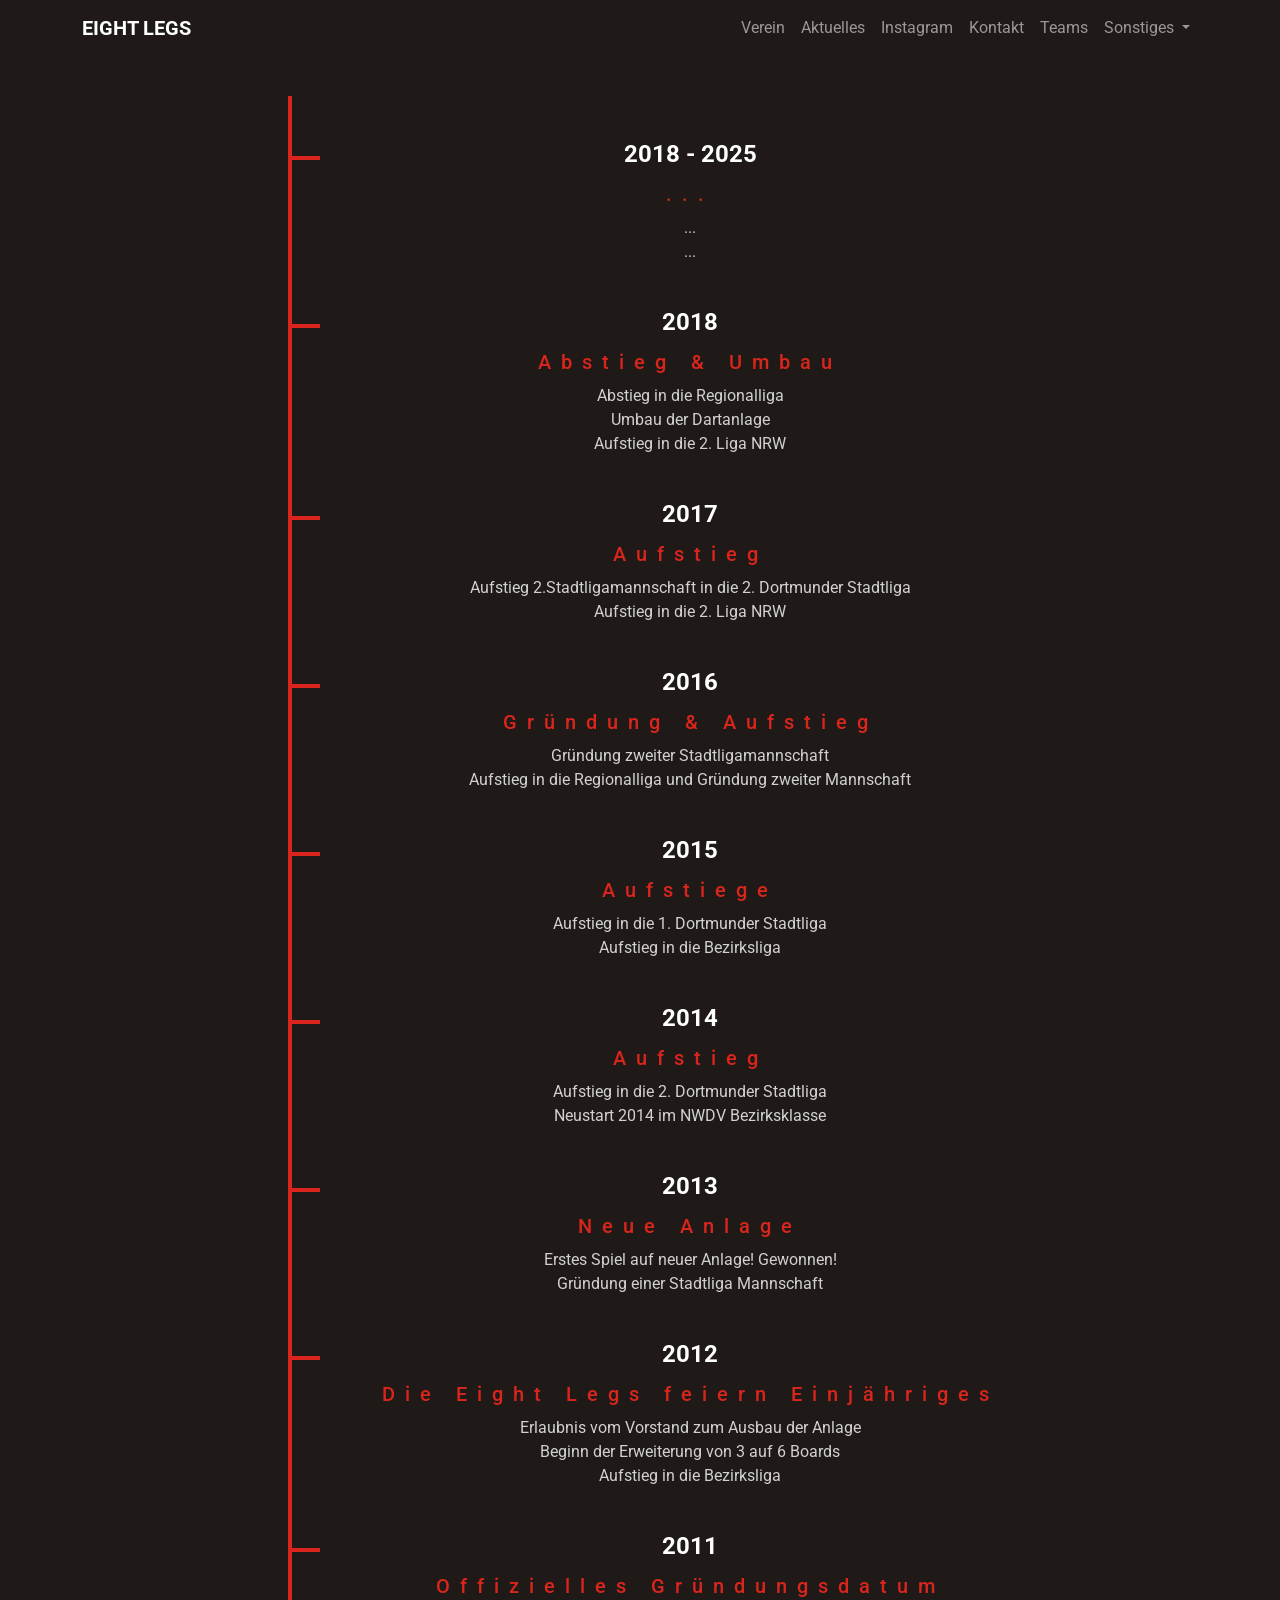
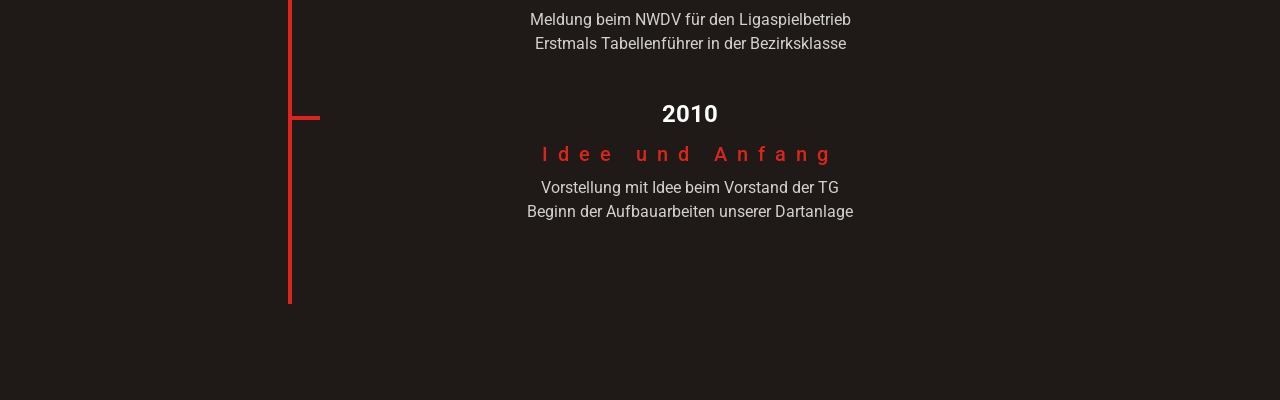
<file: Entwicklung.html>
<!DOCTYPE html>
<html lang="de">
<head>
  <meta charset="UTF-8">
  <meta name="viewport" content="width=device-width, initial-scale=1">
    <title>Entwicklung</title>
  <!-- Bootstrap 5 CSS -->
  <link href="https://cdn.jsdelivr.net/npm/bootstrap@5.3.3/dist/css/bootstrap.min.css" rel="stylesheet">
  <link rel="stylesheet" href="style/8lstyle.css">

  <link href="https://fonts.googleapis.com/css2?family=Roboto&display=swap" rel="stylesheet">

  <link rel="stylesheet" href="https://cdnjs.cloudflare.com/ajax/libs/font-awesome/6.5.0/css/all.min.css">

  <script src="https://cdn.jsdelivr.net/npm/bootstrap@5.3.3/dist/js/bootstrap.bundle.min.js"></script>
 <!-- Bootstrap 5 JS Bundle -->
  <script src="https://cdn.jsdelivr.net/npm/bootstrap@5.3.3/dist/js/bootstrap.bundle.min.js"></script>
  <script src="https://cdnjs.cloudflare.com/ajax/libs/bootstrap/5.3.2/js/bootstrap.bundle.min.js"></script>
  <link rel="stylesheet" href="style/globalStyle.css">

</head>

<body class="bg-2">
<!-- Navbar -->
<nav class="navbar navbar-dark navbar-expand-lg fixed-top">
  <div class="container">
    <a class="navbar-brand fw-bold" href="#">EIGHT LEGS</a>

    <button
      class="navbar-toggler"
      type="button"
      data-bs-toggle="collapse"
      data-bs-target="#nav"
    >
      <span class="navbar-toggler-icon"></span>
    </button>

    <div id="nav" class="collapse navbar-collapse">
      <ul class="navbar-nav ms-auto">

        <li class="nav-item">
          <a class="nav-link" href="index.html#about">Verein</a>
        </li>

        <li class="nav-item">
          <a class="nav-link" href="index.html#news">Aktuelles</a>
        </li>

        <li class="nav-item">
          <a class="nav-link" href="index.html#social-contact">Instagram</a>
        </li>

        <li class="nav-item">
          <a class="nav-link" href="index.html#contact">Kontakt</a>
        </li>

        <li class="nav-item">
          <a class="nav-link" href="test_profile.html">Teams</a>
        </li>

        <!--  Sonstiges Dropdown -->
        <li class="nav-item dropdown">
          <a
            class="nav-link dropdown-toggle"
            href="#"
            role="button"
            data-bs-toggle="dropdown"
            aria-expanded="false"
          >
            Sonstiges
          </a>
          <ul class="dropdown-menu dropdown-menu-dark">
            <li>
              <a class="dropdown-item" href="ueberEightLegs.html">Über die Eight Legs</a>
            </li>
            <li>
              <a class="dropdown-item" href="Entwicklung.html">Entwicklung</a>
            </li>
            <li>
              <a class="dropdown-item" href="NameUndLogo.html">Name & Logo</a>

          </ul>
        </li>

      </ul>
    </div>
  </div>
</nav>

<div id="entwicklung" class="container p-5 my-5  text-center">
        <div class="timeline-container">
            <!-- Vertikaler Längsbalken -->
            <div class="timeline-line"></div>
            <!-- Event 10 -->
            <div class="timeline-event">
                <div class="timeline-connector"></div>
                <div class="timeline-content">
                    <div class="timeline-year">2018 - 2025</div>
                    <h3 class="timeline-title">...</h3>
                    <p class="timeline-text">...<br>
              ... </p>
                </div>
            </div>
            <!-- Event 9 -->
            <div class="timeline-event">
                <div class="timeline-connector"></div>
                <div class="timeline-content">
                    <div class="timeline-year">2018</div>
                    <h3 class="timeline-title">Abstieg & Umbau</h3>
                    <p class="timeline-text">Abstieg in die Regionalliga <br>
              Umbau der Dartanlage<br>
              Aufstieg in die 2. Liga NRW </p>
                </div>
            </div>
             <!-- Event 8 -->
            <div class="timeline-event">
                <div class="timeline-connector"></div>
                <div class="timeline-content">
                    <div class="timeline-year">2017</div>
                    <h3 class="timeline-title">Aufstieg</h3>
                    <p class="timeline-text">Aufstieg 2.Stadtligamannschaft in die 2. Dortmunder Stadtliga <br>
              Aufstieg in die 2. Liga NRW </p>
                </div>
            </div>
            <!-- Event 7 -->
            <div class="timeline-event">
                <div class="timeline-connector"></div>
                <div class="timeline-content">
                    <div class="timeline-year">2016</div>
                    <h3 class="timeline-title">Gründung & Aufstieg</h3>
                    <p class="timeline-text">Gründung zweiter Stadtligamannschaft <br> Aufstieg in die Regionalliga und Gründung zweiter Mannschaft </p>
                </div>
            </div>
            <!-- Event 6 -->
            <div class="timeline-event">
                <div class="timeline-connector"></div>
                <div class="timeline-content">
                    <div class="timeline-year">2015</div>
                    <h3 class="timeline-title">Aufstiege</h3>
                    <p class="timeline-text">Aufstieg in die 1. Dortmunder Stadtliga <br>
                  Aufstieg in die Bezirksliga </p>
                </div>
            </div>
            <!-- Event 5 -->
            <div class="timeline-event">
                <div class="timeline-connector"></div>
                <div class="timeline-content">
                    <div class="timeline-year">2014</div>
                    <h3 class="timeline-title">Aufstieg</h3>
                    <p class="timeline-text">Aufstieg in die 2. Dortmunder Stadtliga <br>
                  Neustart 2014 im NWDV Bezirksklasse </p>
                </div>
            </div>
             <!-- Event 4 -->
            <div class="timeline-event">
                <div class="timeline-connector"></div>
                <div class="timeline-content">
                    <div class="timeline-year">2013</div>
                    <h3 class="timeline-title">Neue Anlage</h3>
                    <p class="timeline-text">Erstes Spiel auf neuer Anlage! Gewonnen! <br>Gründung einer Stadtliga Mannschaft</p>
                </div>
            </div>
            <!-- Event 3 -->
            <div class="timeline-event">
                <div class="timeline-connector"></div>
                <div class="timeline-content">
                    <div class="timeline-year">2012</div>
                    <h3 class="timeline-title">Die Eight Legs feiern Einjähriges</h3>
                    <p class="timeline-text">Erlaubnis vom Vorstand zum Ausbau der Anlage <br>
              Beginn der Erweiterung von 3 auf 6 Boards <br>
              Aufstieg in die Bezirksliga</p>
                </div>
            </div>
            <!-- Event 2 -->
            <div class="timeline-event">
                <div class="timeline-connector"></div>
                <div class="timeline-content">
                    <div class="timeline-year">2011</div>
                    <h3 class="timeline-title">Offizielles Gründungsdatum</h3>
                    <p class="timeline-text">Meldung beim NWDV für den Ligaspielbetrieb <br>
              Erstmals Tabellenführer in der Bezirksklasse</p>
                </div>
            </div>
            <!-- Event 1 -->
            <div class="timeline-event">
                <div class="timeline-connector"></div>
                <div class="timeline-content">
                    <div class="timeline-year">2010</div>
                    <h3 class="timeline-title">Idee und Anfang</h3>
                    <p class="timeline-text">Vorstellung mit Idee beim Vorstand der TG  <br>
                    Beginn der Aufbauarbeiten unserer Dartanlage</p>
                </div>
            </div>









        </div>
    </div>
</div>


</body>
</html>
</file>
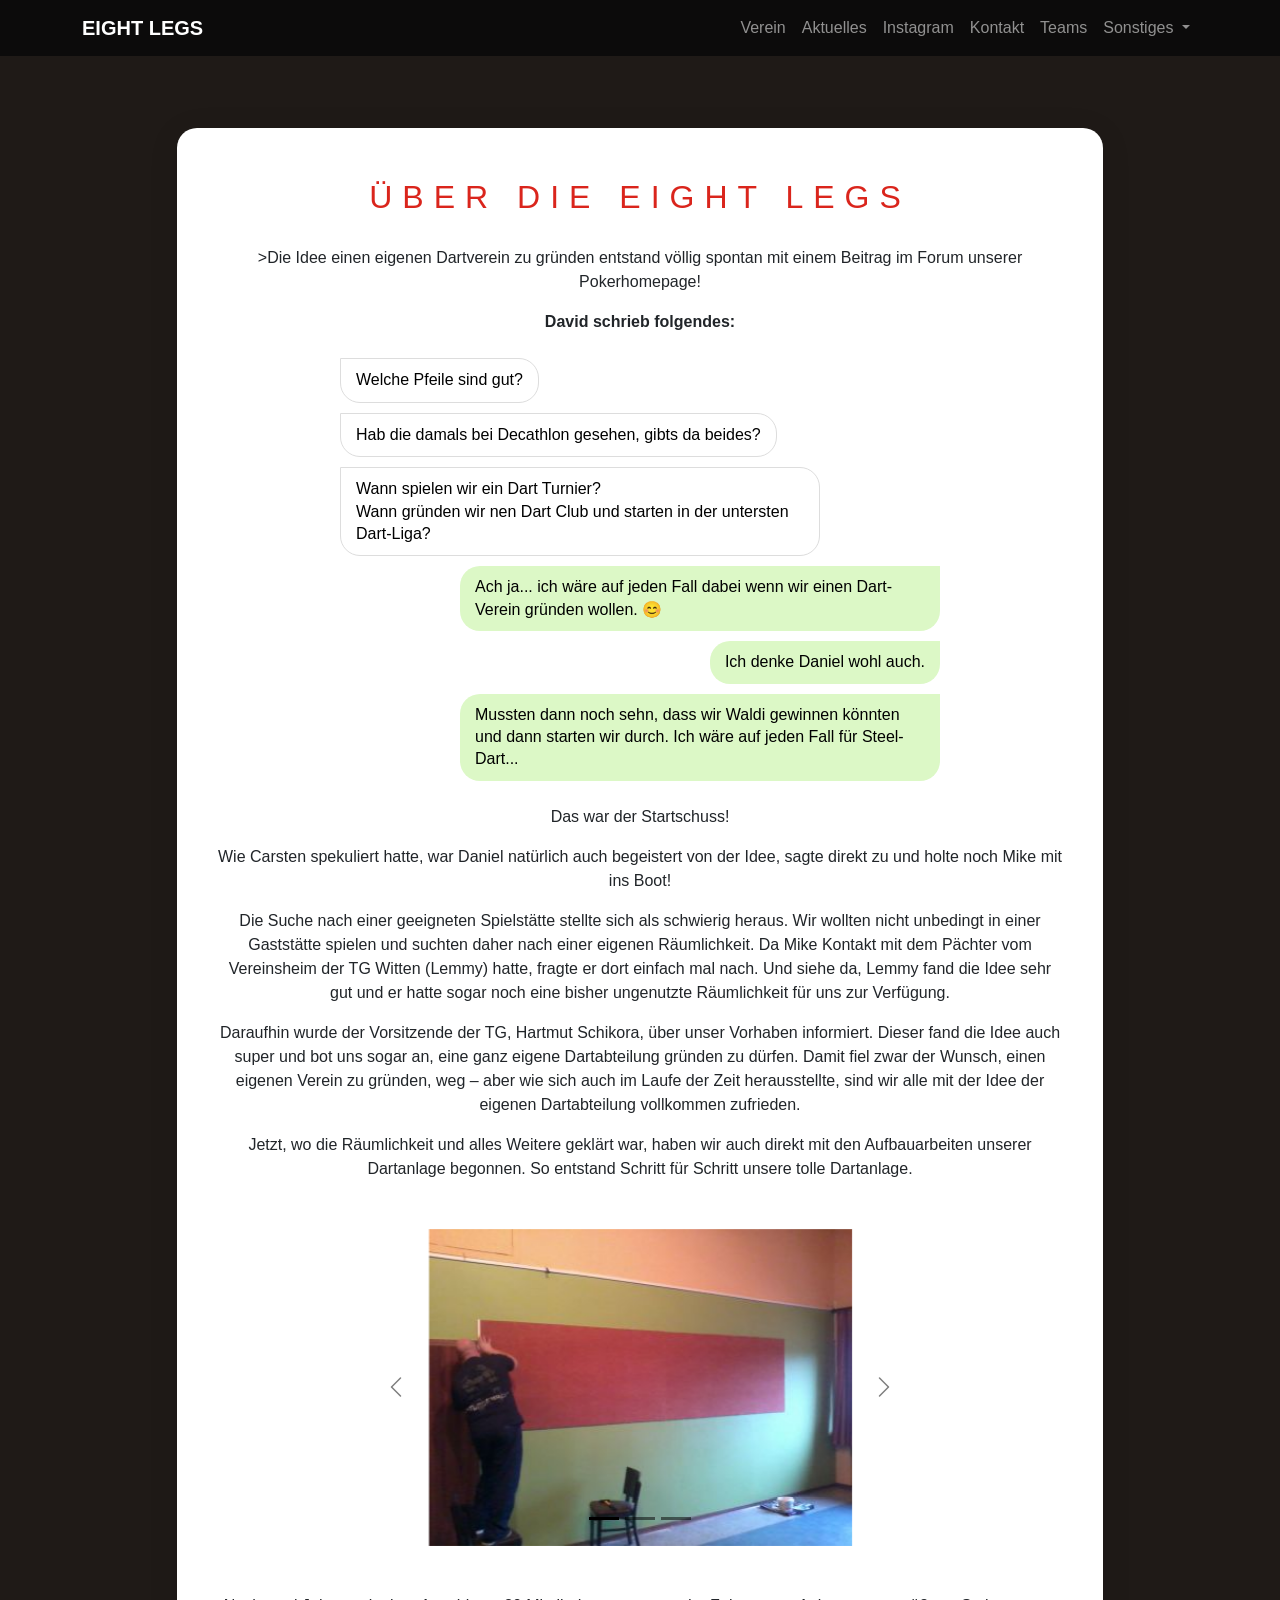
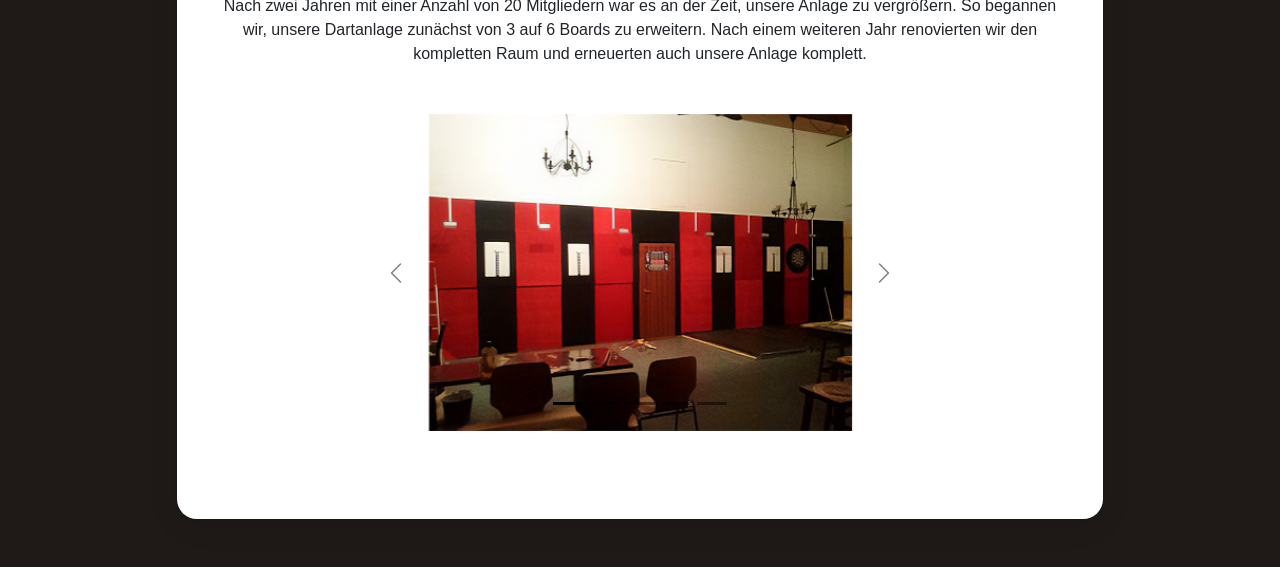
<file: ueberEightLegs.html>
<!DOCTYPE html>
<html lang="de">
<head>
  <meta charset="UTF-8">
  <meta name="viewport" content="width=device-width, initial-scale=1">
    <title>UeberDieEightLegs</title>
  <!-- Bootstrap 5 CSS -->
  <link href="https://cdn.jsdelivr.net/npm/bootstrap@5.3.3/dist/css/bootstrap.min.css" rel="stylesheet">
  <link rel="stylesheet" href="style/8lstyle.css">

  <link href="https://fonts.googleapis.com/css2?family=Roboto&display=swap" rel="stylesheet">

  <link rel="stylesheet" href="https://cdnjs.cloudflare.com/ajax/libs/font-awesome/6.5.0/css/all.min.css">

  <script src="https://cdn.jsdelivr.net/npm/bootstrap@5.3.3/dist/js/bootstrap.bundle.min.js"></script>
 <!-- Bootstrap 5 JS Bundle -->
  <script src="https://cdn.jsdelivr.net/npm/bootstrap@5.3.3/dist/js/bootstrap.bundle.min.js"></script>
  <script src="https://cdnjs.cloudflare.com/ajax/libs/bootstrap/5.3.2/js/bootstrap.bundle.min.js"></script>
  <link rel="stylesheet" href="style/globalStyle.css">

    <style>
    :root {
      --bg-dark: #161412;
      --bg-card: #1f1b18;
      --red: #e1061b;
      --red-glow: rgba(225,6,27,.6);
      --text-light: #f5f5f5;
      --text-muted: #ffffff;
    }

    body {
      font-family: 'Inter', sans-serif;
      background: radial-gradient(circle at top, #000000, var(--bg-dark) 60%);
      color: var(--text-light);
      overflow-x: hidden;
    }

    /* NAVBAR */
    .navbar {
      backdrop-filter: blur(12px);
      background: rgba(10, 10, 10, 0.85);
    }

    /* HERO + PARALLAX */
    .hero {
      min-height: 100vh;
      display: flex;
      align-items: center;
      justify-content: center;
      text-align: center;
      position: relative;
    }

    .hero::before {
      content: "";
      position: absolute;
      inset: 0;
      background: url('Logo-Eight-Legs_1920-removebg-preview.png') no-repeat center/contain;
      opacity: 0.58;
      transform: translateZ(-1px) scale(0.8);
    }



    .hero img {
      max-width: 420px;
      filter: drop-shadow(0 0 30px var(--red-glow));
      animation: float 6s ease-in-out infinite;
    }

    @keyframes float {
      0%,100% { transform: translateY(0); }
      50% { transform: translateY(-18px); }
    }

    section { padding: 6rem 0; }

    .card-modern {
      background: linear-gradient(160deg, #231e1a, var(--bg-card));
      border-radius: 16px;
      box-shadow: 0 0 30px rgba(0,0,0,.65);
      transition: transform .4s ease, box-shadow .4s ease;
    }

    .card-modern:hover {
      transform: translateY(-10px) scale(1.02);
      box-shadow: 0 0 40px var(--red-glow);
    }

    .section-title {
      font-weight: 800;
      letter-spacing: 2px;
      text-transform: uppercase;
      margin-bottom: 2.5rem;
      text-align: center;
    }

    /* INSTAGRAM GRID */
    .insta-grid {
      display: grid;
      grid-template-columns: repeat(auto-fit, minmax(220px, 1fr));
      gap: 20px;
    }

    .insta-grid iframe {
      width: 50%;
      border-radius: 14px;
      box-shadow: 0 0 20px rgba(0,0,0,.6);
    }

    .insta-wrapper {
      flex: 1;
      position: relative;
      min-height: 350px;
    }

  .insta-wrapper iframe {
    position: absolute;
    inset: 0;
    width: 100%;
    height: 100%;
    border: none;
    border-radius: 0 0 16px 16px;
  }

     /* ===== FIXED PARALLAX BACKGROUND ===== */
    .parallax-wrapper {
      position: relative;
      height: 200vh; /* scroll space */
    }


     /* ===== NEON TEXT ===== */
    .welcome-text {
      font-size: clamp(2.8rem, 6vw, 4.8rem);
      font-weight: 800;
      text-align: center;
      opacity: 0;
      transform: translateY(60px);
      color: var(--red);
      text-shadow:
        0 0 6px var(--red),
        0 0 18px var(--red),
        0 0 45px var(--glow);
      transition:
        opacity .8s ease-out,
        transform .8s ease-out;
    }

    .welcome-text.visible {
      opacity: 1;
      transform: translateY(0);
    }
    .hero-title {
      font-size: clamp(2.5rem, 6vw, 4rem);
      font-weight: 800;
      opacity: 0;
      transform: translateY(80px);
      transition: opacity .6s ease-out;
      position: relative;
      will-change: transform;

      margin-top: 2rem;
      text-shadow: 0 0 25px var(--red-glow);
    }

    @media (min-width: 768px) {
      #social-contact .row {
        min-height: 65vh;
        align-items: stretch;
      }
    }



    footer {
      background: #0f0c0a;
      text-align: center;
      padding: 3rem 1rem;
      color: var(--text-muted);
    }

    .footer-contact {
      background: #0f0c0a;
      color: var(--text-light);
    }

    .footer-contact .contact-item i {
      font-size: 1.3rem;
      color: var(--red);
    }

    .footer-contact .contact-item p {
      color: var(--text-muted);
    }

    .footer-contact .social-icon {
      color: var(--text-light);
      font-size: 1.4rem;
      transition: color .3s ease, transform .3s ease;
    }

    .footer-contact .social-icon:hover {
      color: var(--red);
      transform: scale(1.15);
    }

    .footer-contact .copyright {
      color: var(--text-muted);
      font-size: 0.9rem;
    }
  </style>

</head>
<body class="bg-1">


<!-- Navbar -->
<nav class="navbar navbar-dark navbar-expand-lg fixed-top">
  <div class="container">
    <a class="navbar-brand fw-bold" href="#">EIGHT LEGS</a>

    <button
      class="navbar-toggler"
      type="button"
      data-bs-toggle="collapse"
      data-bs-target="#nav"
    >
      <span class="navbar-toggler-icon"></span>
    </button>

    <div id="nav" class="collapse navbar-collapse">
      <ul class="navbar-nav ms-auto">

        <li class="nav-item">
          <a class="nav-link" href="index.html#about">Verein</a>
        </li>

        <li class="nav-item">
          <a class="nav-link" href="index.html#news">Aktuelles</a>
        </li>

        <li class="nav-item">
          <a class="nav-link" href="index.html#social-contact">Instagram</a>
        </li>

        <li class="nav-item">
          <a class="nav-link" href="index.html#contact">Kontakt</a>
        </li>

        <li class="nav-item">
          <a class="nav-link" href="test_profile.html">Teams</a>
        </li>

        <!--  Sonstiges Dropdown -->
        <li class="nav-item dropdown">
          <a
            class="nav-link dropdown-toggle"
            href="#"
            role="button"
            data-bs-toggle="dropdown"
            aria-expanded="false"
          >
            Sonstiges
          </a>
          <ul class="dropdown-menu dropdown-menu-dark">
            <li>
              <a class="dropdown-item" href="ueberEightLegs.html">Über die Eight Legs</a>
            </li>
            <li>
              <a class="dropdown-item" href="Entwicklung.html">Entwicklung</a>
            </li>
            <li>
              <a class="dropdown-item" href="NameUndLogo.html">Name & Logo</a>

          </ul>
        </li>

      </ul>
    </div>
  </div>
</nav>

<div class="container py-5" style="margin-top: 80px;">
  <div class="row justify-content-center text-center">
    <div class="col-lg-10">
      <div class="contact-wrapper">
        <div class="row g-0">
          <div class="col-md-12">
            <div class="contact-form text-center text-dark">
              <h1 >ÜBER DIE EIGHT LEGS</h1>
              <p class="text-dark">>Die Idee einen eigenen Dartverein zu gründen entstand völlig spontan mit einem Beitrag im Forum unserer Pokerhomepage!</p>
              <p class="text-dark"><strong>David schrieb folgendes:</strong></p>

              <div class="chat-container text-start my-4">
                <div class="chat-bubble received">Welche Pfeile sind gut?</div>
                <div class="chat-bubble received">Hab die damals bei Decathlon gesehen, gibts da beides?</div>
                <div class="chat-bubble received">Wann spielen wir ein Dart Turnier?<br>Wann gründen wir nen Dart Club und starten in der untersten Dart-Liga?</div>
                <div class="chat-bubble sent">Ach ja... ich wäre auf jeden Fall dabei wenn wir einen Dart-Verein gründen wollen. 😊</div>
                <div class="chat-bubble sent">Ich denke Daniel wohl auch.</div>
                <div class="chat-bubble sent">Mussten dann noch sehn, dass wir Waldi gewinnen könnten und dann starten wir durch. Ich wäre auf jeden Fall für Steel-Dart...</div>
              </div>

              <p >Das war der Startschuss!</p>
              <p>Wie Carsten spekuliert hatte, war Daniel natürlich auch begeistert von der Idee, sagte direkt zu und holte noch Mike mit ins Boot!</p>
              <p>Die Suche nach einer geeigneten Spielstätte stellte sich als schwierig heraus. Wir wollten nicht unbedingt in einer Gaststätte spielen und suchten daher nach einer eigenen Räumlichkeit. Da Mike Kontakt mit dem Pächter vom Vereinsheim der TG Witten (Lemmy) hatte, fragte er dort einfach mal nach. Und siehe da, Lemmy fand die Idee sehr gut und er hatte sogar noch eine bisher ungenutzte Räumlichkeit für uns zur Verfügung.</p>
              <p>Daraufhin wurde der Vorsitzende der TG, Hartmut Schikora, über unser Vorhaben informiert. Dieser fand die Idee auch super und bot uns sogar an, eine ganz eigene Dartabteilung gründen zu dürfen. Damit fiel zwar der Wunsch, einen eigenen Verein zu gründen, weg – aber wie sich auch im Laufe der Zeit herausstellte, sind wir alle mit der Idee der eigenen Dartabteilung vollkommen zufrieden.</p>
              <p>Jetzt, wo die Räumlichkeit und alles Weitere geklärt war, haben wir auch direkt mit den Aufbauarbeiten unserer Dartanlage begonnen. So entstand Schritt für Schritt unsere tolle Dartanlage.</p>

              <!-- Carousel 1 -->
              <div class="my-5">
                <div id="carousel1" class="carousel carousel-dark slide" data-bs-ride="carousel">
                  <div class="carousel-indicators">
                    <button type="button" data-bs-target="#carousel1" data-bs-slide-to="0" class="active" aria-current="true" aria-label="Slide 1"></button>
                    <button type="button" data-bs-target="#carousel1" data-bs-slide-to="1" aria-label="Slide 2"></button>
                    <button type="button" data-bs-target="#carousel1" data-bs-slide-to="2" aria-label="Slide 3"></button>
                  </div>
                  <div class="carousel-inner text-center">
                    <div class="carousel-item active" data-bs-interval="10000">
                      <img src="aufbau1.jpg" class="img-fluid" style="width: 50%; height: auto;" alt="aufbau1">
                    </div>
                    <div class="carousel-item" data-bs-interval="2000">
                      <img src="aufbau2.jpg" class="img-fluid" style="width: 50%; height: auto;" alt="aufbau2">
                    </div>
                    <div class="carousel-item">
                      <img src="aufbau3.jpg" class="img-fluid" style="width: 50%; height: auto;" alt="aufbau3">
                    </div>
                  </div>
                  <button class="carousel-control-prev" type="button" data-bs-target="#carousel1" data-bs-slide="prev">
                    <span class="carousel-control-prev-icon" aria-hidden="true"></span>
                    <span class="visually-hidden">Previous</span>
                  </button>
                  <button class="carousel-control-next" type="button" data-bs-target="#carousel1" data-bs-slide="next">
                    <span class="carousel-control-next-icon" aria-hidden="true"></span>
                    <span class="visually-hidden">Next</span>
                  </button>
                </div>
              </div>

              <p>Nach zwei Jahren mit einer Anzahl von 20 Mitgliedern war es an der Zeit, unsere Anlage zu vergrößern. So begannen wir, unsere Dartanlage zunächst von 3 auf 6 Boards zu erweitern. Nach einem weiteren Jahr renovierten wir den kompletten Raum und erneuerten auch unsere Anlage komplett.</p>

              <!-- Carousel 2 -->
              <div class="my-5">
                <div id="carousel2" class="carousel carousel-dark slide" data-bs-ride="carousel">
                  <div class="carousel-indicators">
                    <button type="button" data-bs-target="#carousel2" data-bs-slide-to="0" class="active" aria-current="true" aria-label="Slide 1"></button>
                    <button type="button" data-bs-target="#carousel2" data-bs-slide-to="1" aria-label="Slide 2"></button>
                    <button type="button" data-bs-target="#carousel2" data-bs-slide-to="2" aria-label="Slide 3"></button>
                    <button type="button" data-bs-target="#carousel2" data-bs-slide-to="3" aria-label="Slide 4"></button>
                    <button type="button" data-bs-target="#carousel2" data-bs-slide-to="4" aria-label="Slide 5"></button>
                  </div>
                  <div class="carousel-inner text-center">
                    <div class="carousel-item active" data-bs-interval="10000">
                      <img src="anlagenerweiterung1-neu.jpg" class="img-fluid" style="width: 50%; height: auto;" alt="anlagenerweiterung1">
                    </div>
                    <div class="carousel-item" data-bs-interval="2000">
                      <img src="anlagenerweiterung2-neu.jpg" class="img-fluid" style="width: 50%; height: auto;" alt="anlagenerweiterung2">
                    </div>
                    <div class="carousel-item">
                      <img src="anlagenerweiterung3-neu.jpg" class="img-fluid" style="width: 50%; height: auto;" alt="anlagenerweiterung3">
                    </div>
                    <div class="carousel-item">
                      <img src="anlagenerweiterung4-neu.jpg" class="img-fluid" style="width: 50%; height: auto;" alt="anlagenerweiterung4">
                    </div>
                    <div class="carousel-item">
                      <img src="anlagenerweiterung5-neu.jpg" class="img-fluid" style="width: 50%; height: auto;" alt="anlagenerweiterung5">
                    </div>
                  </div>
                  <button class="carousel-control-prev" type="button" data-bs-target="#carousel2" data-bs-slide="prev">
                    <span class="carousel-control-prev-icon" aria-hidden="true"></span>
                    <span class="visually-hidden">Previous</span>
                  </button>
                  <button class="carousel-control-next" type="button" data-bs-target="#carousel2" data-bs-slide="next">
                    <span class="carousel-control-next-icon" aria-hidden="true"></span>
                    <span class="visually-hidden">Next</span>
                  </button>
                </div>
              </div>

            </div> <!-- contact-form -->
          </div>
        </div>
      </div>
    </div>
  </div>
</div>


</body>
</html>
</file>
<file: style/8lstyle.css>
h1, h3, h4, h2 {
  margin: 10px 0 30px 0;
  letter-spacing: 10px;
  font-size: 32px;
}

/* Specific heading colors */
h1, h3, h4 {
  color: #DA251C; !important;
}

h3.timeline-title {
    color: #DA251C !important;
}

h2 {
  color: #ffffff;
}


/* Background styles */
.bg-1 {
  background: #1F1A17;
}
.bg-2 {
  background: #1F1A17;
  color: #ffffff;
}

/* Blockquote styles */
blockquote {
  border-left: 5px solid #DA251C; /* Duplicate color */
}

/* Horizontal rule styles */
hr {
  border: 2px solid red;
}



/* Image container styles */
.image-container {
  display: flex;
  justify-content: center;
  align-items: center;
  background: #1F1A17;
  padding: 80px;
  overflow: visible;
}

.image-container img {
  max-width: 40%;
  height: auto;
}

@media (max-width: 768px) {
  .image-container img {
    max-width: 80%;
  }
}

/* Contact section styles */
.contact-wrapper,
.contact-info {
  background: white;
  border-radius: 20px;
  overflow: hidden;
  box-shadow: 0 5px 30px rgba(0, 0, 0, 0.1);
}

.contact-item {
  display: flex;
  align-items: flex-start;
  margin-bottom: 15px;
}

.contact-icon {
  margin-right: 10px;
  font-size: 1.2rem;
  color: #dc3545;
}

.social-links a {
  margin-right: 10px;
  font-size: 1.2rem;
}

.shadow-red-light {
  box-shadow: 0 0 10px rgba(220, 53, 69, 0.5);
}

.social-links {
  margin-top: 30px;
}

.social-icon {
  width: 35px;
  height: 35px;
  background: rgba(0, 0, 0, 1);
  border-radius: 50%;
  display: inline-flex;
  align-items: center;
  justify-content: center;
  margin-right: 10px;
  transition: all 0.3s ease;
}

.social-icon:hover {
  background: #DA251C; /* Duplicate color */
  color: #0062cc;
  transform: translateY(-3px);
}

.contact-form {
  padding: 40px;
}

.form-control {
  border-radius: 10px;
  padding: 12px 15px;
  border: 2px solid #eee;
  transition: all 0.3s ease;
}

.form-control:focus {
  border-color: #0062cc;
  box-shadow: none;
}

.form-label {
  font-weight: 500;
  margin-bottom: 8px;
}

.btn-submit {
  background: linear-gradient(135deg, #0062cc, #1F1A17); /* Duplicate background color */
  border: none;
  padding: 12px 30px;
  border-radius: 10px;
  transition: all 0.3s ease;
}

.btn-submit:hover {
  transform: translateY(-2px);
  box-shadow: 0 5px 15px rgba(0, 98, 204, 0.3);
}

.map-container {
  height: 200px;
  border-radius: 10px;
  overflow: hidden;
  margin-top: 20px;
}

/* Chat container styles */
.chat-container {
  max-width: 600px;
  margin: 0 auto;
  display: flex;
  flex-direction: column;
  gap: 10px;
}

.chat-bubble {
  padding: 10px 15px;
  border-radius: 20px;
  font-size: 16px;
  max-width: 80%;
  line-height: 1.4;
  display: inline-block;
}

.chat-bubble.sent {
  background-color: #DCF8C6;
  align-self: flex-end;
  border-top-right-radius: 0;
  color: #000000;
}

.chat-bubble.received {
  background-color: #ffffff;
  align-self: flex-start;
  border-top-left-radius: 0;
  border: 1px solid #ddd;
  color: #000000;
}



.shadow-red {
  box-shadow: 0 -4px 10px rgba(255, 0, 0, 0.4), 0 4px 10px rgba(255, 0, 0, 0.4);
}

.shadow-red-light {
  box-shadow: 0 -4px 10px rgba(255, 0, 0, 0.1), 0 4px 10px rgba(255, 0, 0, 0.1); /* Duplicate shadow */
}

body {
  font-family: 'Roboto', sans-serif;
}

/* Carousel styles */
.carousel-control-prev,
.carousel-control-next {
  width: 40%;
}

.carousel-control-prev {
  left: 10px;
}

.carousel-control-next {
  right: 10px;
}

.carousel-control-prev-icon,
.carousel-control-next-icon {
  background-size: 75% 75%;
}

/* Player card styles */
.shadow-red {
  box-shadow: 0 4px 8px rgba(255, 0, 0, 0.3);
  transition: transform 0.3s ease, box-shadow 0.3s ease;
}

.shadow-red:hover {
  transform: translateY(-10px);
  box-shadow: 0 8px 16px rgba(255, 0, 0, 0.5);
}

.team-filter {
  margin-bottom: 30px;
}

.card-img-top {
  height: 250px;
  object-fit: cover;
  width: 100%;
}

.team-badge {
  position: absolute;
  top: 10px;
  right: 10px;
  font-size: 0.9rem;
}

.card-body {
  padding: 15px;
}

.card-title {
  font-size: 1.25rem;
  margin-bottom: 10px;
}

.card-text {
  font-size: 1rem;
}


.card .ratio img {
  max-width: 100%;
  max-height: 100%;
  object-fit: contain;
}


/* Team badge colors */
.bg-team1 {
  background-color: #0055ff;
  color: white;
}

.bg-team2 {
  background-color: #006400;
  color: white;
}

.bg-team3 {
  background-color: #00ff00;
  color: black;
}

/* Iframe styles */
.team-iframe {
  display: none;
  width: 100%;
  height: 600px;
  border: 0;
  margin-bottom: 30px;
}

.team-iframe.active {
  display: block;
}

/* Button styles */

.filter-btn.active {
  background-color: var(--red);
  color: #fff;
  border-color: var(--red);
}

.filter-btn.btn-primary {
  background-color: #DA251c; /* Duplicate color */
  border-color: #DA251c; /* Duplicate color */
  color: white;
}

.filter-btn.btn-primary:hover {
  background-color: #b01e16;
  border-color: #b01e16;
}

.filter-btn.btn-outline-primary {
  border-color: #DA251c; /* Duplicate color */
  color: #DA251c; /* Duplicate color */
}

.filter-btn.btn-outline-primary:hover {
  background-color: #DA251c; /* Duplicate color */
  border-color: #DA251c; /* Duplicate color */
  color: white;
}

/* Header image styles */
.header-image {
  display: block;
  max-width: 100%;
  height: auto;
  margin: 0 auto 30px;
}

/* Timeline styles */


.timeline-container {
  position: relative;
  padding: 40px 0;
  max-width: 800px;
  margin: 0 auto;
}

.timeline-line {
  position: absolute;
  left: 50px;
  top: 0;
  bottom: 0;
  width: 4px;
  background-color: #DA251C; /* Duplicate color */
  transform: translateX(-50%);
}

.timeline-event {
  position: relative;
  margin-bottom: 40px;
}

.timeline-connector {
  position: absolute;
  left: 50px;
  top: 20px;
  width: 30px;
  height: 4px;
  background-color: #DA251C; /* Duplicate color */
}

.timeline-content {
  margin-left: 100px;
}

.timeline-year {
  font-size: 1.5rem;
  font-weight: bold;
  margin-bottom: 5px;
}

.timeline-title {
  font-size: 1.25rem;
  margin-bottom: 10px;
}

.timeline-text {
  font-size: 1rem;
  opacity: 0.8;
}

@media (max-width: 576px) {
  .timeline-line {
    left: 30px;
  }

  .timeline-connector {
    left: 30px;
    width: 20px;
  }

  .timeline-content {
    margin-left: 70px;
  }

  .timeline-year {
    font-size: 1.25rem;
  }

  .timeline-title {
    font-size: 1.1rem;
  }

  .timeline-text {
    font-size: 0.9rem;
  }


@import url('https://fonts.googleapis.com/css?family=Roboto:700');
@keyframes showTopText {
  0% { transform: translate3d(0, 100%, 0); }
  40%, 60% { transform: translate3d(0, 50%, 0); }
  100% { transform: translate3d(0, 0, 0); }
}
@keyframes showBottomText {
  0% { transform: translate3d(0, -100%, 0); }
  100% { transform: translate3d(0, 0, 0); }
}
.animated-title {
  color: #222;
  font-family: Roboto, Arial, sans-serif;
  height: 90vmin;
  left: 50%;
  position: absolute;
  top: 50%;
  transform: translate(-50%, -50%);
  width: 90vmin;
}
.animated-title > div {
  height: 50%;
  overflow: hidden;
  position: absolute;
  width: 100%;
}
.animated-title > div div {
  font-size: 12vmin;
  padding: 2vmin 0;
  position: absolute;
}
.animated-title > div div span {
  display: block;
}
.animated-title > div.text-top {
  border-bottom: 1vmin solid #000;
  top: 0;
}
.animated-title > div.text-top div {
  animation: showTopText 1s;
  animation-delay: 0.5s;
  animation-fill-mode: forwards;
  bottom: 0;
  transform: translate(0, 100%);
}
.animated-title > div.text-top div span:first-child {
  color: #767676;
}
.animated-title > div.text-bottom {
  bottom: 0;
}
.animated-title > div.text-bottom div {
  animation: showBottomText 0.5s;
  animation-delay: 1.75s;
  animation-fill-mode: forwards;
  top: 0;
  transform: translate(0, -100%);
}

.social-icon {
  width: 60px;
  height: 60px;
  font-size: 1.5rem;
}


 body {background-color: #1F1A17;}

.neon-container {
  display: flex;
  justify-content: center;
  align-items: center;
  background: #1F1A17;           /* oder deine dunkle Hintergrundfarbe */
  padding: 40px 20px;
  min-height: 600px;          /* bei Bedarf anpassen */
}



@keyframes neon-flicker {
  0%, 18%, 22%, 24%, 53%, 57%, 100% {
  filter:
      drop-shadow(0 0 1px #ff0022)
      drop-shadow(0 0 3px #ff0022)
      drop-shadow(0 0 7px #ff1a55);

    opacity: 1;
  }

  19%, 23%, 54% {
  filter:
      drop-shadow(0 0 3px #ff0022);

    opacity: 2.96;
  }

  50%{
  filter:
    drop-shadow(0 0 1.5px #ff1133)
    drop-shadow(0 0 4px #ff1133);

}
}
.neon-spider {

  width: 400px;
  height: auto;
  display: block;


  /* Basis-Neon-Glow in kräftigem Rot */
  filter:
    drop-shadow(0 0 1px #ff0022)
    drop-shadow(0 0 3px #ff0022)
    drop-shadow(0 0 6px #ff1a55);


  /* Pulsier-Animation */
  animation: neon-flicker 1.38s ease-in-out infinite alternate;
}
/* ========= NEON LOGO (EINZIGE QUELLE) ========= */

.image-container {
  display: flex;
  justify-content: center;
  align-items: center;
  padding: 60px;
  background: #1F1A17;
  overflow: visible !important;
}

.neon-spider {
  width: 20px;
  height: auto;
  display: block;

  filter:
    drop-shadow(0 0 20px #ff2aa6)
    drop-shadow(0 0 40px #ff2aa6)
    drop-shadow(0 0 80px #ff66cc);

  animation: neon-flicker 1.38s ease-in-out infinite alternate;
}

@keyframes neon-flicker {
  from {
    filter:
      drop-shadow(0 0 10px #ff2aa6)
      drop-shadow(0 0 20px #ff2aa6);
  }
  to {
    filter:
      drop-shadow(0 0 30px #ff66cc)
      drop-shadow(0 0 70px #ff66cc);
  }
}
.navbar {
  min-height: 72px;
  padding-top: 0.75rem;
  padding-bottom: 0.75rem;
  font-size: 1rem;
  letter-spacing: 2px;
  z-index: 1050;
}
.player-card {
  width: 294px;
  height: 500px;
  perspective: 1200px;
  margin: auto;
}

.player-card-inner {
  position: relative;
  width: 100%;
  height: 100%;
  transition: transform 0.8s;
  transform-style: preserve-3d;
}

.player-card:hover .player-card-inner {
  transform: rotateY(180deg);
}

.player-card-front,
.player-card-back {
  position: absolute;
  inset: 0;
  backface-visibility: hidden;
}

.player-card-front img,
.player-card-back img {
  width: 100%;
  height: 100%;
  object-fit: contain;
}

.player-card-back {
  transform: rotateY(180deg);
}


}
</file>
<file: style/globalStyle.css>
.dropdown-item:active {
      background-color: rgba(196, 33, 33, 1) !important;
      color: var(--text-light);
    }

    .dropdown-item:hover {
  background-color: rgba(255, 6, 27, 0.15);
  color: var(--text-light);
  box-shadow: inset 0 0 10px rgba(255,0, 0, 0.4);
}

    .dropdown-menu {
  background: linear-gradient(160deg, #000000, #240000);
  backdrop-filter: blur(10px);
  border: 1px solid rgba(255,255,255,0.05);
}
/*  Dropdown Toggle (Teams / Sonstiges) – Rahmen entfernen */
.navbar .dropdown-toggle:focus,
.navbar .dropdown-toggle:active,
.navbar .dropdown-toggle.show {
  outline: none !important;
  box-shadow: none !important;
  background: transparent !important;
}
</file>
